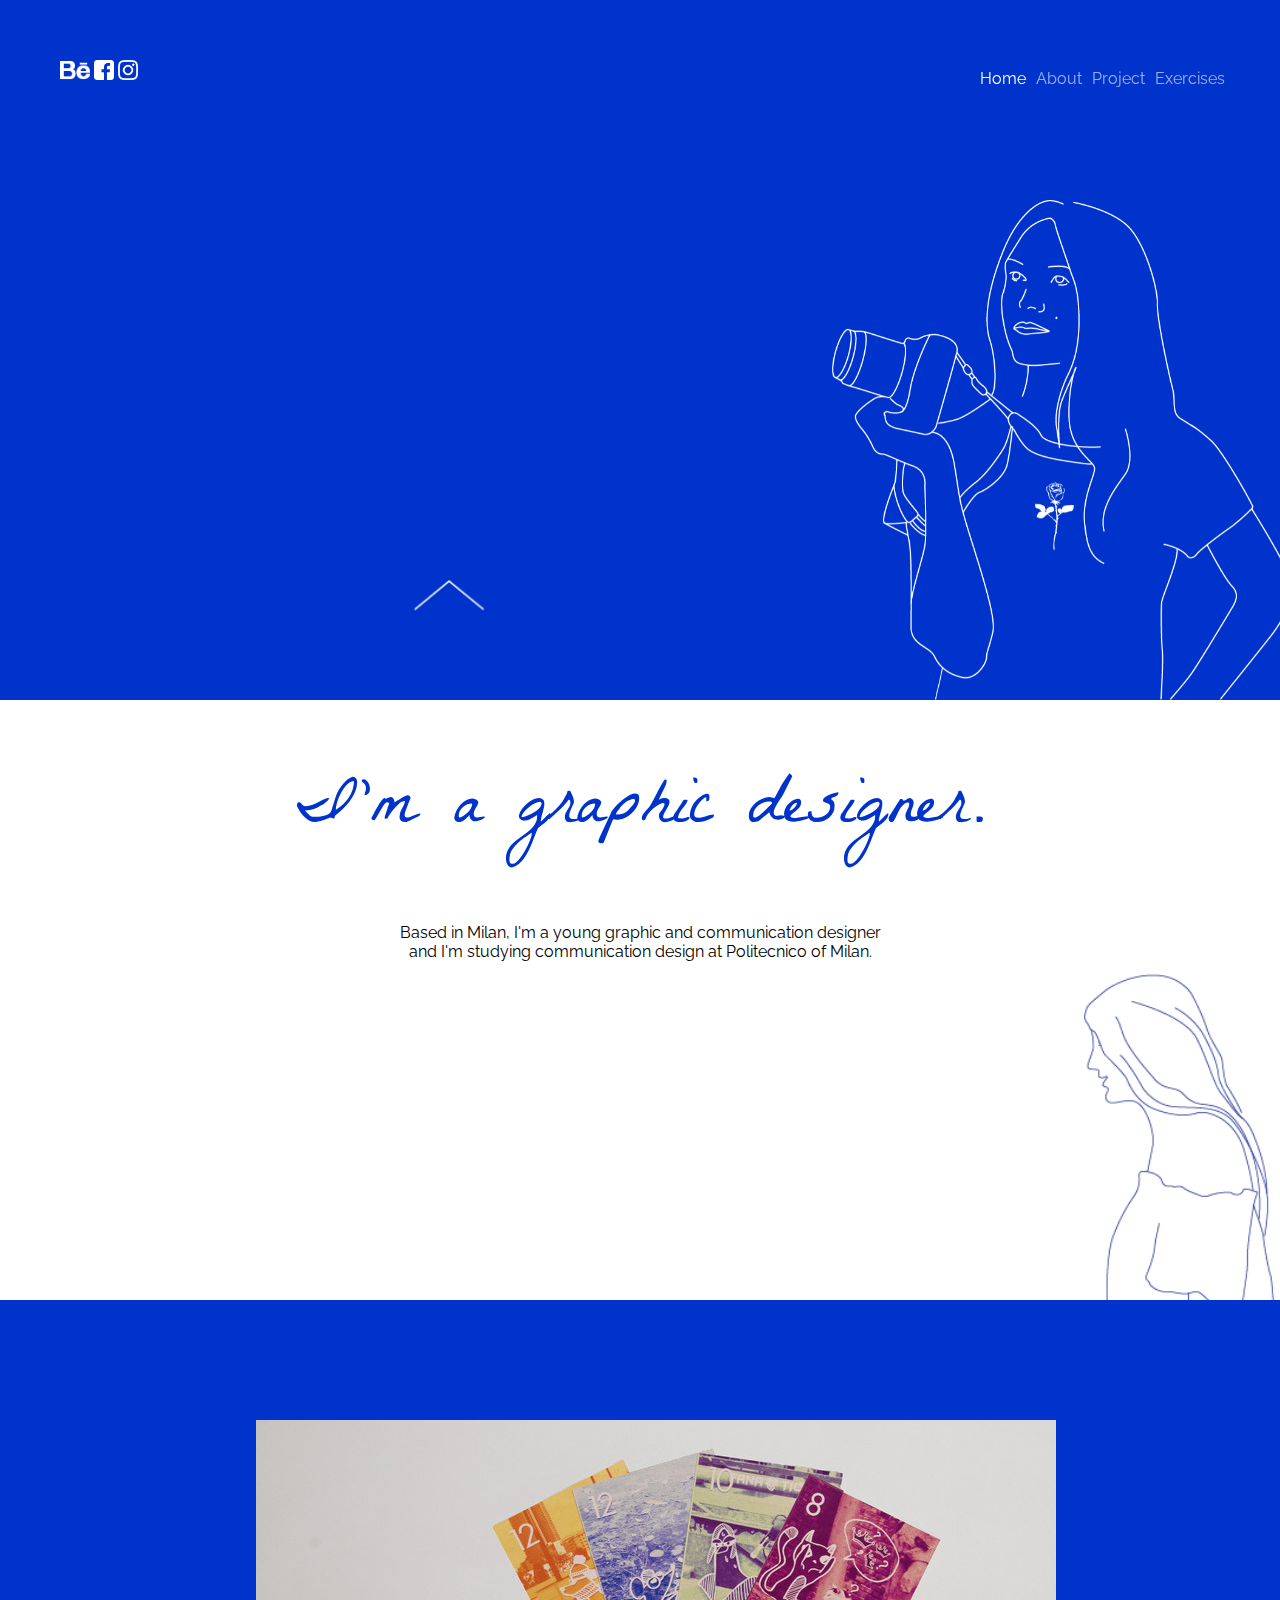
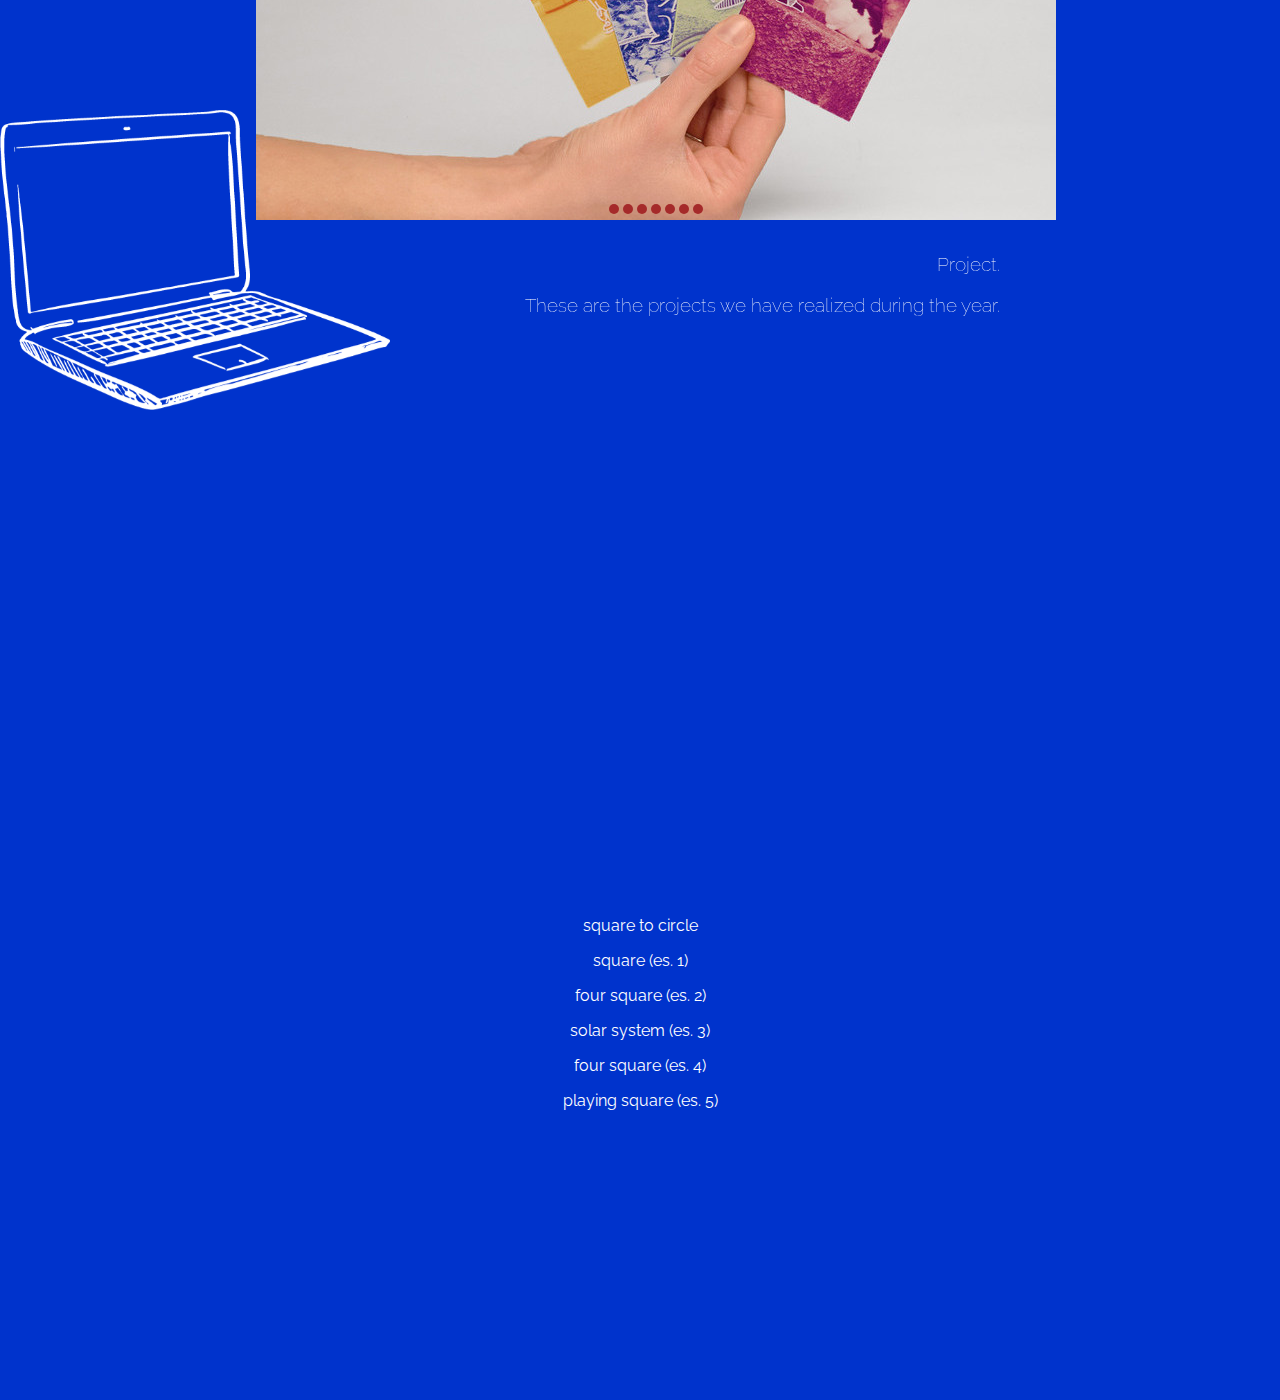
<file: pages/main.html>
<!DOCTYPE html>
<html lang="en">
 <head>
   <meta name="keywords" content="portfolio, graphic, design, designer, project" charset="utf-8">
   <title>◦ Eleonora Nava ◦</title>
   <link rel="stylesheet" href="css/main_style.css"/>
   <link href="https://fonts.googleapis.com/css?family=Raleway:200,400,600,700" rel="stylesheet">
   <link href="https://fonts.googleapis.com/css?family=Damion|La+Belle+Aurore|Sacramento" rel="stylesheet">

 </head>
 <body>
   <header id="header">
     <div>
       <a href="https://www.behance.net/navaeleonora"><img src="img\if_behance_317709.png" width="30" height="20" hspace=”10″ vspace=”5″></a>
       <a href="https://www.facebook.com/eleeeeeee.nava"><img src="img\if_facebook_252100.png" width="20" height="20" hspace=”10″ vspace=”5″></a>
       <a href="https://www.instagram.com/eleonora.nava/"><img src="img\if_instagram_2308118.png" width="20" height="20" hspace=”10″ vspace=”5″></a>
     </div>

     <nav id="nav">
       <ul>
         <li><a href="#home" class="active">Home</a></li>
         <li><a href="#about">About</a></li>
         <li><a href="#project">Project</a></li>
         <li><a href="#exercises">Exercises</a></li>
       </ul>
     </nav>
   </header>

   <div id="home" href="#home">
     <img src="img\ele.png" class="ele">
     <div class="container">
  <img src="img/scroll.png" class="image" height="35px">
  <div class="overlay">
    <div class="text">scroll down</div>
  </div>
</div>
</div>

     <div id="about" href="#about">
       <div class="aboutme">
         <h1>I'm a graphic designer.</h1>
         <h2>Based in Milan, I'm a young graphic and communication designer <br>and I'm studying communication design at Politecnico of Milan.</h2>
         <img src="img\ele2.png" align="right" height="500px">
     </div></div>

     <div id="project" href="#project" >
                <img src="img/computer.png" class="computer">
                <div class="aboutproject">
                  <p>Project.<p>
                  <p>These are the projects we have realized during the year.</p>
            </div>

       <div class="slider-holder">
               <span id="slider-image-1"></span>
               <span id="slider-image-2"></span>
               <span id="slider-image-3"></span>
               <span id="slider-image-4"></span>
               <span id="slider-image-5"></span>
               <span id="slider-image-6"></span>
               <span id="slider-image-7"></span>
               <span id="slider-image-8"></span>

               <div class="image-holder">
                   <img src="img/project/1.jpg" class="slider-image" />
                   <img src="img/project/2.jpg" class="slider-image" />
                   <img src="img/project/3.jpg" class="slider-image" />
                   <img src="img/project/4.jpg" class="slider-image" />
                   <img src="img/project/5.jpg" class="slider-image" />
                   <img src="img/project/6.jpg" class="slider-image" />
                   <img src="img/project/7.jpg" class="slider-image" />
                   <img src="img/project/8.jpg" class="slider-image" />
               </div>
               <div class="button-holder">
                   <a href="#slider-image-1" class="slider-change"></a>
                   <a href="#slider-image-2" class="slider-change"></a>
                   <a href="#slider-image-4" class="slider-change"></a>
                   <a href="#slider-image-5" class="slider-change"></a>
                   <a href="#slider-image-6" class="slider-change"></a>
                   <a href="#slider-image-7" class="slider-change"></a>
                   <a href="#slider-image-8" class="slider-change"></a>
           </div>
         </div>
     </div>

     <div id="exercises" href="#exercises">
       <p><a class="ex" href="exercises\0. square to circle.html">square to circle</a></p>
       <p><a class="ex" href="exercises\1. square.html">square (es. 1)</a></p>
       <p><a class="ex" href="exercises\2. four square.html">four square (es. 2)</a></p>
       <p><a class="ex" href="exercises\3. solar system.html">solar system (es. 3)</a></p>
       <p><a class="ex" href="exercises\4. playing square.html">four square (es. 4)</a></p>
       <p><a class="ex" href="exercises\5. playing square.html">playing square (es. 5)</a></p>
     </div>

  </body>
</html>
</file>
<file: pages/exercises/0. square to circle.html>
<html>
<head>
  <title>◦ Exercises ◦</title>
<style type="text/css">

#quadrato-cerchio
{
  position:absolute;
  top:40vh;
  left:40vw;
  width: 200px;
  height: 200px;
  background-color: coral;
  animation: square-to-circle 2s 1s infinite alternate;
}

@keyframes square-to-circle {
  0%  {
    border-radius:0 0 0 0;
    background:#AAFF65;
    transform:rotate(0deg);
  }
  25%  {
    border-radius:50% 0 0 0;
    background:#8FFFC4;
    transform:rotate(45deg);
  }
  50%  {
    border-radius:50% 50% 0 0;
    background:#FF702D;
    transform:rotate(90deg);
  }
  75%  {
    border-radius:50% 50% 50% 0;
    background:#f08080;
    transform:rotate(135deg);
  }
  100% {
    border-radius:50%;
    background:#FFEE92;
    transform:rotate(180deg);
  }
}
    body, html {
      cursor: url("../img/maincursor.png"), auto;
    }
    a {
      cursor: url("../img/back.png"), auto;
    }

    .freccia {
      position: fixed;
      top:10vh;
      left:10vw;
        }

</style>
</head>
<body>
<div id="quadrato-cerchio"></div>
<a href="../main.html#exercises"><img class="freccia" src="../img/backfreccia.png"></a>

</body>
</html>
</file>
<file: pages/exercises/2. four square.html>
<html>
<head>
    <title>◦ Exercises ◦</title>
  <script src="https://ajax.googleapis.com/ajax/libs/jquery/3.3.1/jquery.min.js"></script>
  <style type="text/css">

#box {
  position:absolute;
  left:50%;
  top:50%;
  width:30em;
  height:30em;
  transform:translate(-50%,-50%);
}

.square {
  position:absolute;
  width:3em;
  height:3em;
  z-index:3;
}

#s-top-sx {
  background-color: Navy;
}

#s-top-dx {
  left:27em;
  background-color:DodgerBlue;
}

#s-bottom-sx {
  bottom:0px;
  left:0px;
  background-color: turquoise;
  ;
}

#s-bottom-dx {
  bottom:0px;
  right:0px;
  background-color: PaleTurquoise;
}

.scambioalto {
  animation: scambio 1s forwards;
}

.riscambioalto {
  animation: riscambio 1s forwards;
}

.gira {
  animation: ruota 3s infinite;
  position:center;
}

@keyframes scambio{
  from {left:0em;
  top:0em;}
  to {left:27em;
  top:0em;}
}

@keyframes riscambio{
 from {left:27em;
  top:0em;}
  to {left:0em;
  top:0em;}
}

@keyframes ruota{
  from {transform:translate(-50%,-50%)
    rotate(0deg);
}
  to {transform:translate(-50%,-50%)
  rotate(360deg);}
}

body, html {
  cursor: url("../img/maincursor.png"), auto;
}
a {
  cursor: url("../img/back.png"), auto;
}

.freccia {
  position: fixed;
  top:10vh;
  left:10vw;
    }

</style>
</head>
<body>
<div id="box">
<div id="s-top-sx" class="square"></div>
<div id="s-top-dx" class="square"></div>
<div id="s-bottom-sx" class="square"></div>
<div id="s-bottom-dx" class="square"></div>
</div>

<a href="../main.html#exercises"><img class="freccia" src="../img/backfreccia.png"></a>


<script>
function scambio(){
  if($("#box").hasClass("gira")){
    $("#box").removeClass("gira")
  }
  else if($("#s-top-sx").hasClass("scambioalto"),
$("#s-top-dx").hasClass("riscambioalto")){
  $("#box").addClass("gira")
}

else  $("#s-top-sx").addClass("scambioalto");
  $("#s-top-dx").addClass("riscambioalto")
}

$(".square").click(scambio);
</script>
</body>
</html>
</file>
<file: pages/exercises/5. playing square.html>
<html>
<head>
    <title>◦ Exercises ◦</title>
  <script src="https://ajax.googleapis.com/ajax/libs/jquery/3.3.1/jquery.min.js"></script>
  <style type="text/css">
  .alto {
  top:0px;
  background-color:blue;
}
.basso {
  bottom:0px;
  background-color:red;
}
.sinistra {
  left:0px;
}
.destra {
  right:0px;
}

.quadrato {
  width:5em;
  height:5em;
  position:absolute;
  background-color:purple;
  }

#q1 {
  background-color:red;
}
#q2 {
  background-color:yellow;
}
#q3 {
  background-color:green;
}

.centra {
  top:50%;
  left:50%;
  transform: translate(-50%,-50%);
  }

@keyframes oscillazione {
  from{left:50%;}
    25% {left:25%;}
  50%{left:50%;}
  75%{left:75%;}
  to {left:50%;}
}


.oscilla {
  animation: oscillazione 2s linear infinite;
}

body, html {
  cursor: url("../img/maincursor.png"), auto;
}
a {
  cursor: url("../img/back.png"), auto;
}

.freccia {
  position: fixed;
  top:10vh;
  left:10vw;
    }

</style>
</head>
<body>
  <div id="q1" class="quadrato sinistra alto"></div>
<div id="q2" class="quadrato destra alto"></div>
<div id="q3" class="quadrato destra basso"></div>
<div id="q4" class="quadrato sinistra basso"></div>
<a href="../main.html#exercises"><img class="freccia" src="../img/backfreccia.png"></a>
<script>
function centra() {
  if($(this).hasClass("oscilla")){
    $(this).removeClass("oscilla");
      $(this).removeClass("centra")}

 else if($(this).hasClass("centra"))
    $(this).addClass("oscilla");
  else
    $(this).addClass("centra")
}
$(".quadrato").click(centra);
</script>
</body>
</html>
</file>
<file: pages/css/main_style.css>
body, html {
  cursor: url("../img/maincursor.png"), auto;
}

a {
  cursor: url("../img/linkcursor.png"), auto;
}

body{
  margin: 0;
  padding: 0;
  width: 100%;
  height: 2500px;
  background-color: #0033cc
}

h1 {
  font-family: 'La Belle Aurore', cursive;
  font-weight: normal;
  font-size: 70px;
  text-align: center;
  color: #0033CC;
  padding: 0;
}

h2 {
  font-family: 'Raleway', sans-serif;
  font-weight: normal;
  font-size: 16px;
  text-align: center;
  padding: 0;
  z-index: 1;
}

#header {
  width: 100%;
  height: 100px;
  position: fixed;
  margin-top: 60px;
  left: 60px;
}

#nav {
  width: 410px; float: right;
  z-index: 3;
}

#nav ul{
  list-style: none;
  display: block;
  margin: 0 auto;
  list-style: none;
}

#nav li{
  margin-top: -15px;
  float: left;
  padding-left: 10px;
  z-index: 3;
}

#nav li a { color: #fff; opacity:0.6; font-size: 16px; text-decoration: none; font-family: 'Raleway', sans-serif; }

#nav li a.active { color: #fff; opacity:1; }

#nav li a:hover { color: #fff; opacity:1; border-bottom: 3px solid #fff; }

#home, #about, #project, #exercises {
  width: 100%;
}

#home {
  background-color: #0033cc;
  height: 700px;
}

.ele {position: absolute;
      top: 200px;
      left: 65%;
      height: 500px;
    }

.container {
  position: absolute;
  height: 100px;
  width: 100px;
  top: 290px;
  left:30%;
  background-color: #0033cc;
}

.image {
  position:absolute;
  width: auto;
  height: 30px;
  top: 290px;
  left:30%;

}

.overlay {
  position: absolute;
  top: 290px;
  left: 30%;
  height: 100px;
  width: 100px;
  opacity: 0;
  transition: .5s ease;
  background-color: #0033cc;
}

.container:hover .overlay {
  opacity: 1;
}

.text {
  font-family: 'Raleway', sans-serif;
  font-weight: lighter;
  color: white;
  font-size: 19px;
  position: absolute;
  text-align: center;
}

#about {
  background-color: white;
  height: 600px;
  overflow:hidden;
}


#project {
  height: 500px;
}

.computer {
  z-index: 0;
  position: relative;
  top: 410px;
  height: 300px;
  width:auto;
}

.aboutproject {
  font-family: 'Raleway', sans-serif;
  font-weight: lighter;
  color: white;
  font-size: 19px;
  position: absolute;
  text-align: right;
  z-index: 0;
  position: relative;
  top: 230px;
  right: 280px;
  width:auto;
}

.slider-holder
   {
       width: 800px;
       height: 400px;
       background-color: white;
       margin-left: auto;
       margin-right: auto;
       margin-top: 50px;
       text-align: center;
       overflow: hidden;
       position: absolute;
       top: 1370px;
       left: 20%;
       z-index: 2;
   }

   .image-holder
   {
       width: 8000px;
       background-color: white;
       height: 400px;
       clear: both;
       position: relative;

       -webkit-transition: left 2s;
       -moz-transition: left 2s;
       -o-transition: left 2s;
       transition: left 2s;
   }

   .slider-image
   {
       float: left;
       margin: 0px;
       padding: 0px;
   }

   #slider-image-1:target ~ .image-holder
   {
       left: 0px;
   }

   #slider-image-2:target ~ .image-holder
   {
       left: -800px;
   }

   #slider-image-3:target ~ .image-holder
   {
       left: -1600px;
   }

   #slider-image-4:target ~ .image-holder
   {
       left: -2400px;
   }

   #slider-image-5:target ~ .image-holder
   {
       left: -3200px;
   }

   #slider-image-6:target ~ .image-holder
   {
       left: -4000px;
   }

   #slider-image-7:target ~ .image-holder
   {
       left: -4800px;
   }

   #slider-image-8:target ~ .image-holder
   {
       left: -5600px;
   }


   .button-holder
   {
       position: relative;
       top: -20px;
   }

   .slider-change
   {
       display: inline-block;
       height: 10px;
       width: 10px;
       border-radius: 5px;
       background-color: brown;
   }

#exercises {
  height: 500px;
  position: absolute;
  top: 2500px;
  left: 50%
  font-family: 'Raleway', sans-serif;
  color: white;
  font-weight: normal;
  font-size: 16px;
  text-align: center;
  }

.ex {
  text-align: center;
  color: white;
  font-family: 'Raleway', sans-serif;
  text-decoration: none;
}
</file>
